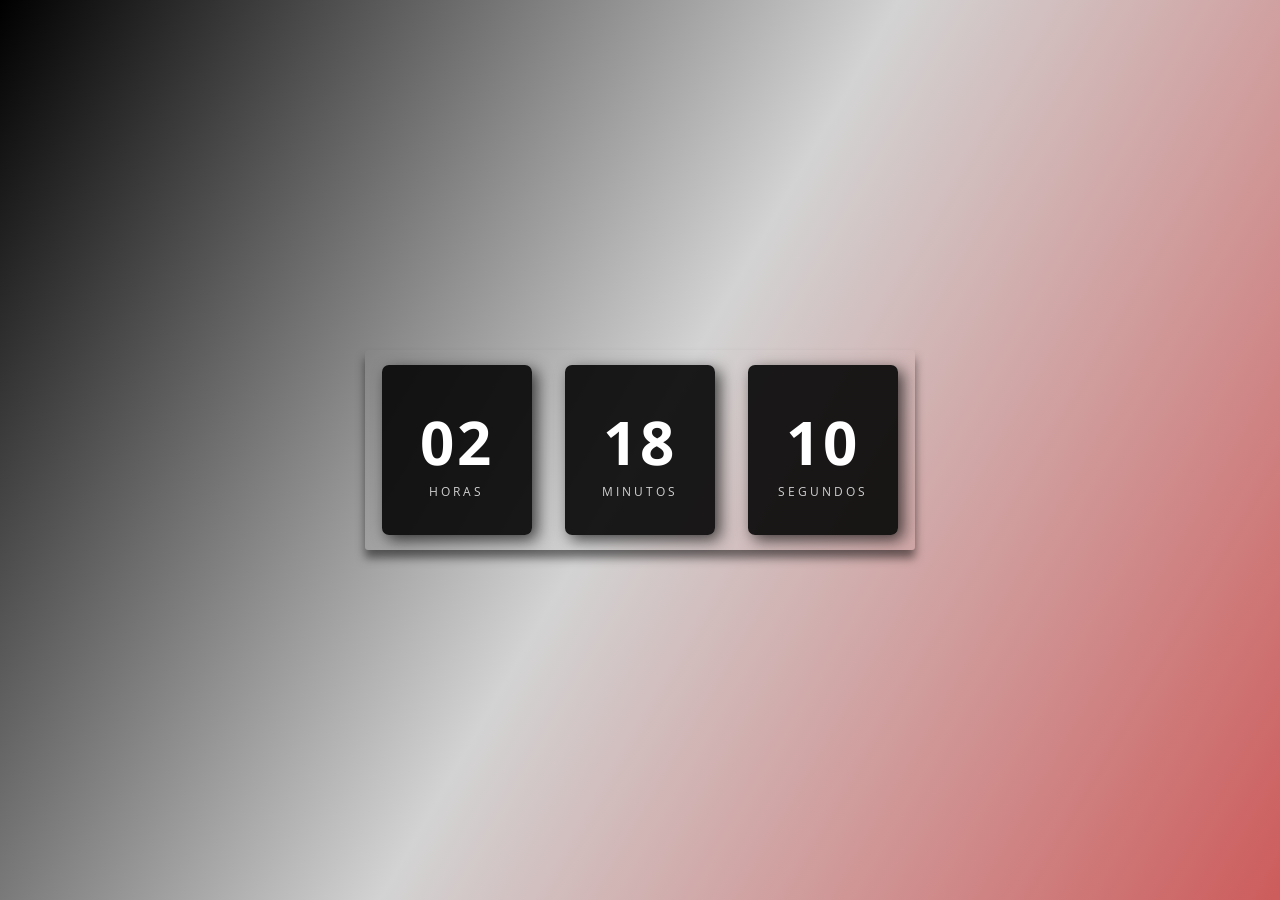
<file: index.html>
<!DOCTYPE html>
<html lang="pt-br">
<head>
    <meta charset="UTF-8">
    <meta name="viewport" content="width=device-width, initial-scale=1.0">
    <title>Relogio Digital</title>
    <link rel="icon" type="image/x-icon" href="imagem.pngf">
    <link rel="stylesheet" href="css/style.css">
</head>
<body>
    <div class="clock">
    <div>
        <span id="hours" class="time">00</span>
        <span>Horas</span>
    </div>

    <div>
        <span id="minutes" class="time">00</span>
        <span>Minutos</span>
    </div>

    <div>
        <span id="seconds" class="time">00</span>
        <span>Segundos</span>
    </div>
</div>

<script src="script.js"></script>

    
</body>
</html>
</file>
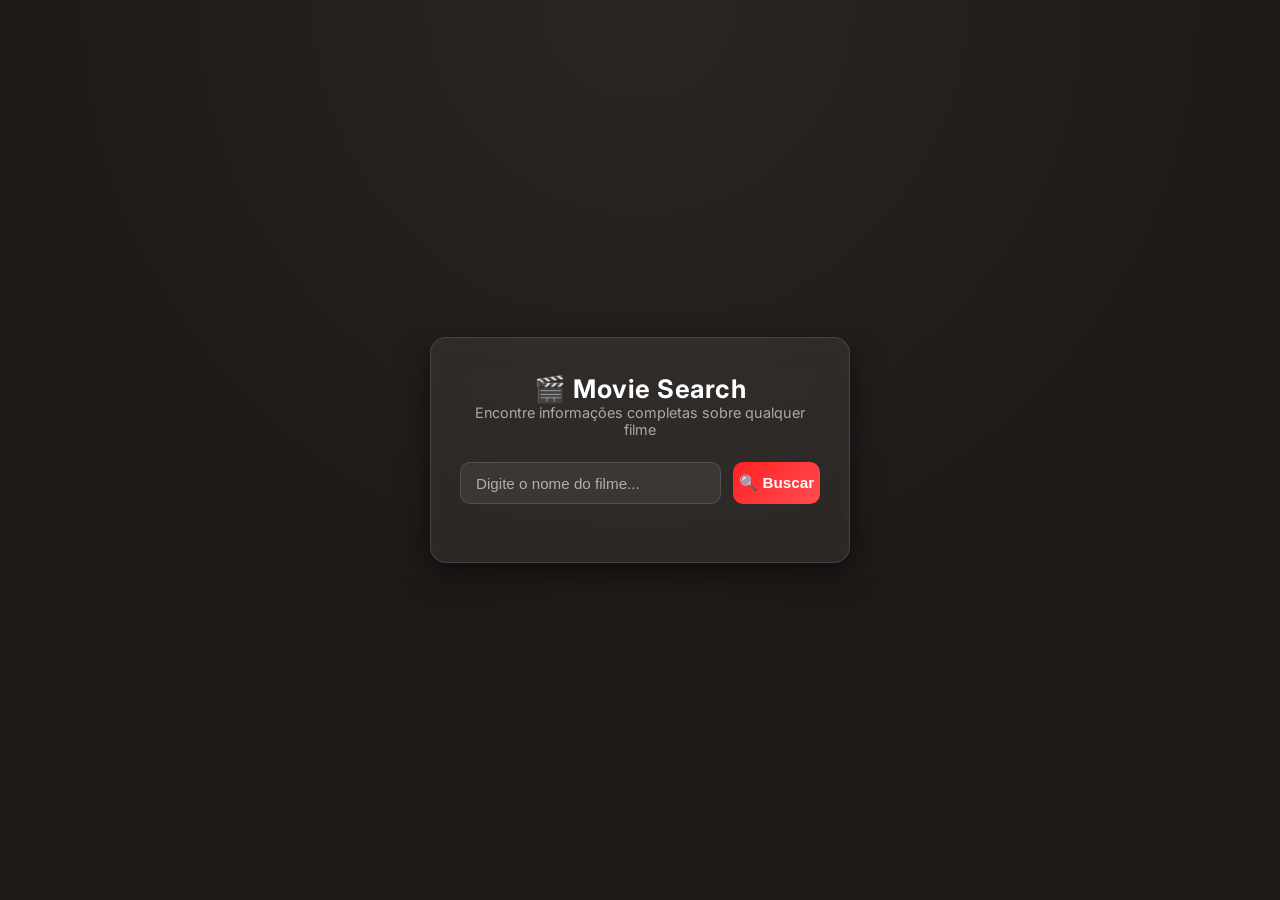
<file: APP de filme/index.html>
<!DOCTYPE html>
<html lang="pt-BR">
<head>
    <meta charset="UTF-8">
    <meta name="viewport" content="width=device-width, initial-scale=1.0">

    <!-- SEO básico -->
    <meta name="description" content="Aplicativo de busca de filmes usando API OMDb">
    
    <title>Busca de Filmes 🎬</title>

    <!-- CSS -->
    <link rel="stylesheet" href="style.css">

    <!-- Fonte -->
    <link rel="preconnect" href="https://fonts.googleapis.com">
</head>

<body>

    <main class="container">
        
        <!-- Título -->
        <header class="header">
            <h1>🎬 Movie Search</h1>
            <p>Encontre informações completas sobre qualquer filme</p>
        </header>

        <!-- Busca -->
        <section class="search-container">
            <input 
                type="text" 
                id="movie-name" 
                placeholder="Digite o nome do filme..."
                autocomplete="off"
            >

            <button id="search-btn">
                🔍 Buscar
            </button>
        </section>

        <!-- Resultado -->
        <section id="result" class="result">
            <h3 class="msg">Pesquise por um filme 👆</h3>
        </section>

    </main>

    <!-- Scripts -->
    <script src="key.js"></script>
    <script src="index.js"></script>

</body>
</html>
</file>
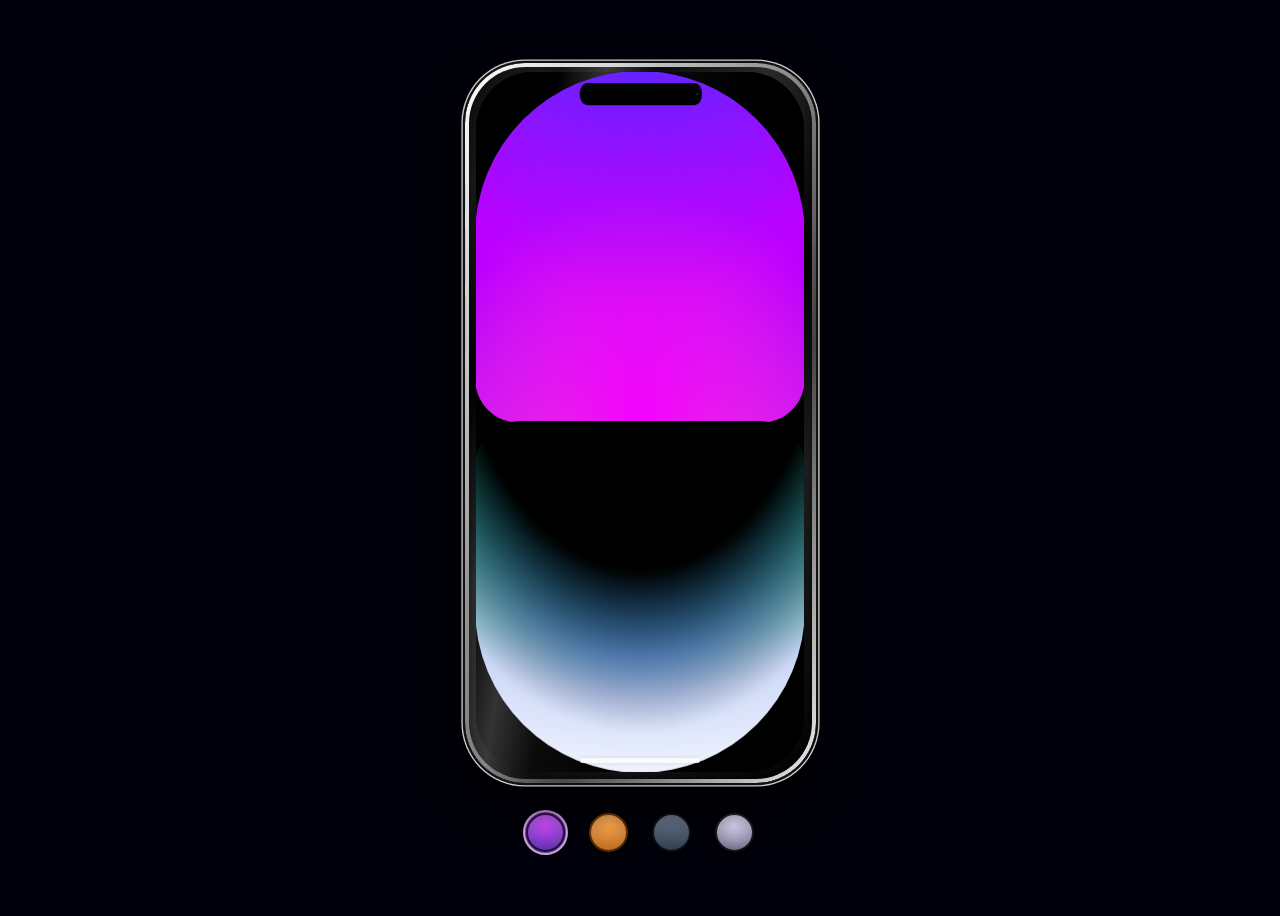
<file: Dynamic Island/index.html>
<!DOCTYPE html>
<html lang="en">
<head>
    <meta charset="UTF-8">
    <meta name="viewport" content="width=device-width, initial-scale=1.0">
    <link rel="stylesheet" href="style.css">
    <title>Dynamic Island</title>
</head>
<body>
    <input type="radio" name="theme" id="deep-purple" checked>
    <input type="radio" name="theme" id="gold">
    <input type="radio" name="theme" id="space-black">
    <input type="radio" name="theme" id="silver">

    <div class="phone">
        

        <div class="screen-container">
            <div class="bg">
                <div class="deep-purple">
                    <div class="section"><div class="glow"></div></div>
                    <div class="section"><div class="glow"></div></div>
                </div>
                <div class="gold">
                    <div class="section"><div class="glow"></div></div>
                    <div class="section"><div class="glow"></div></div>
                </div>
                <div class="space-black">
                    <div class="section"><div class="glow"></div></div>
                    <div class="section"><div class="glow"></div></div>
                </div>
                <div class="silver">
                    <div class="section"><div class="glow"></div></div>
                    <div class="section"><div class="glow"></div></div>
                </div>
            </div>

            <div class="notch-container" tabindex="0">
                <div class="notch">
                    <div class="content">
                        <div class="left">
                            <div class="title"></div>
                            <div class="text"></div>
                        </div>
                        <div class="right"></div>
                        <div class="bar">
                            <div class="duration"></div>
                        </div>
                    </div>
                </div>
            </div>
            <div class="notch-blur"></div>

        </div>

        <div class="camera"></div>

        <div class="buttons">
            <div class="left">
                <div class="button"></div>
                <div class="button"></div>
                <div class="button"></div>
            </div>
            <div class="right">
                <div class="button"></div>
            </div>
        </div>

    </div>

    <div class="pallette">
        <label for="deep-purple" class="swatch"></label>
        <label for="gold" class="swatch"></label>
        <label for="space-black" class="swatch"></label>
        <label for="silver" class="swatch"></label>
    </div>
</body>
</html>
</file>
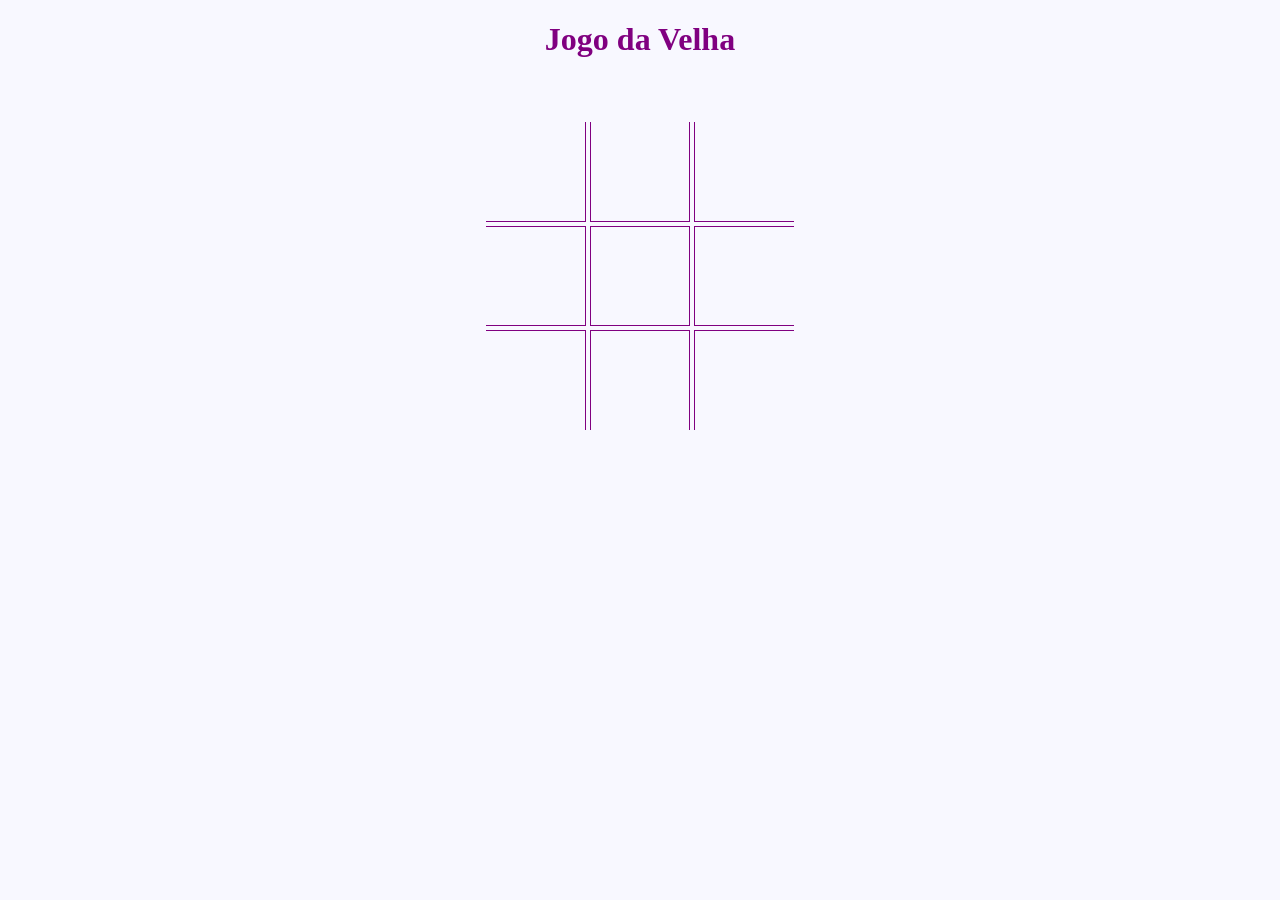
<file: Jogo da Velha/index.html>
<!DOCTYPE html>
<html lang="en">

<head>
    <meta charset="UTF-8">
    <meta http-equiv="X-UA-Compatible" content="IE=edge">
    <meta name="viewport" content="width=device-width, initial-scale=1.0">
    <link rel="stylesheet" href="style.css">
    <title>Jogo da Velha</title>
</head>

<body>
    <h1>Jogo da Velha</h1>
    <div id="container">
        <div class="block">
            <div id="box1" class="box top left">
                <span data-player="none" onclick="play(this)">&nbsp;</span>
            </div>
            <div id="box2" class="box top">
                <span data-player="none" onclick="play(this)">&nbsp;</span>
            </div>
            <div id="box3" class="box top right">
                <span data-player="none" onclick="play(this)">&nbsp;</span>
            </div>
        </div>
        <div class="block">
            <div id="box4" class="box left">
                <span data-player="none" onclick="play(this)">&nbsp;</span>
            </div>
            <div id="box5" class="box">
                <span data-player="none" onclick="play(this)">&nbsp;</span>
            </div>
            <div id="box6" class="box right">
                <span data-player="none" onclick="play(this)">&nbsp;</span>
            </div>
        </div>
        <div class="block">
            <div id="box7" class="box bottom left">
                <span data-player="none" onclick="play(this)">&nbsp;</span>
            </div>
            <div id="box8" class="box bottom">
                <span data-player="none" onclick="play(this)">&nbsp;</span>
            </div>
            <div id="box9" class="box bottom right">
                <span data-player="none" onclick="play(this)">&nbsp;</span>
            </div>
        </div>
    </div>

    <script src="index.js"></script>
</body>

</html>
</file>
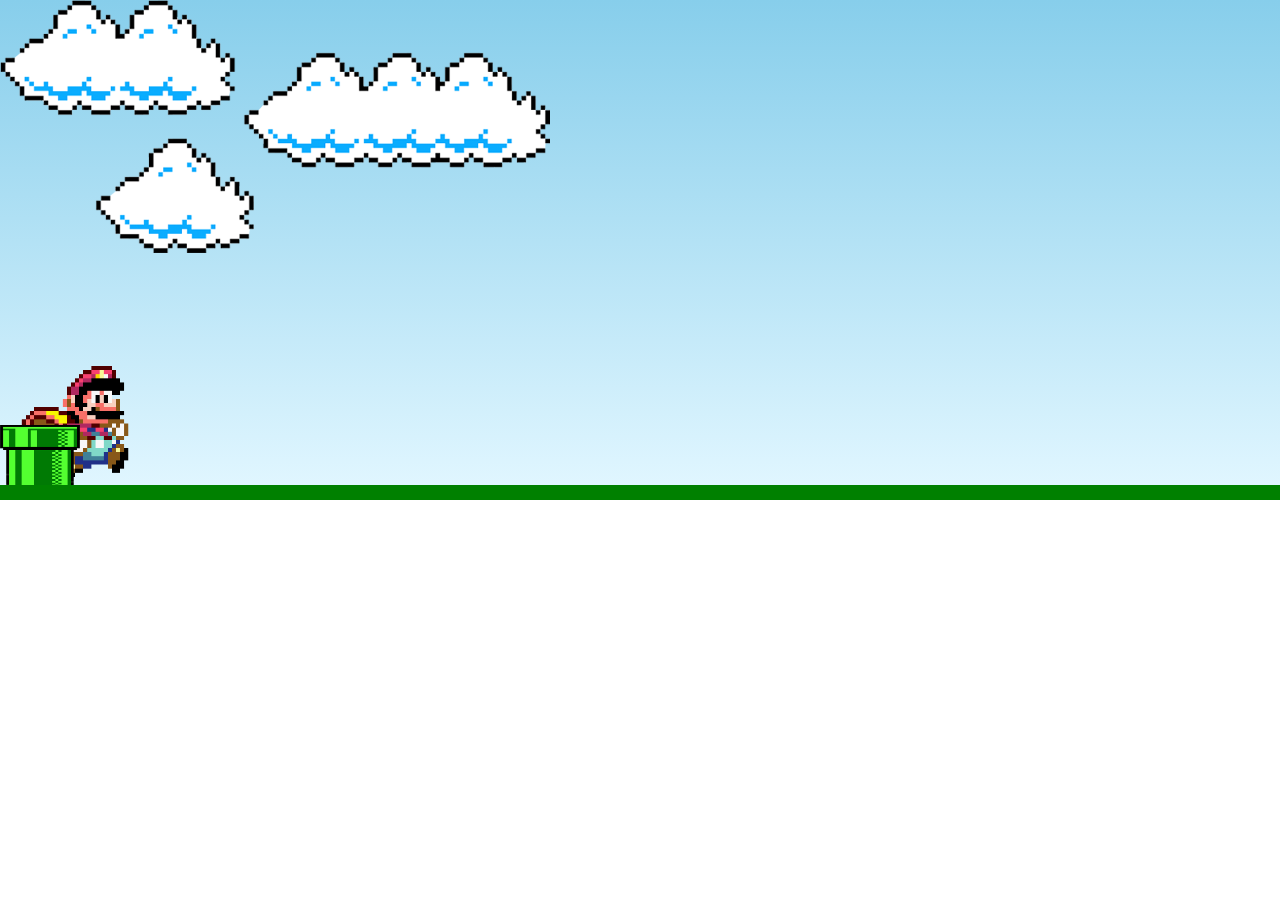
<file: Jogo do Mario/index.html>
<!DOCTYPE html>
<html lang="pt-br">
<head>
    <meta charset="UTF-8">
    <meta name="viewport" content="width=device-width, initial-scale=1.0">
   <link rel="icon" type="image/x-icon" href="src/Super-Mario-logo.png">
    <link rel="stylesheet" href="./css/style.css">
    <script src="js/script.js" defer></script>
    <title>Mario Jump</title>
</head>
<body>
    <div class="game-board">
        <img src="./src/clouds.png" class="clouds">
        <img src="./src/mario.gif" class="mario">
        <img src="./src/pipe.png" height="60" class="pipe">
        
    </div>
</body>
</html>
</file>
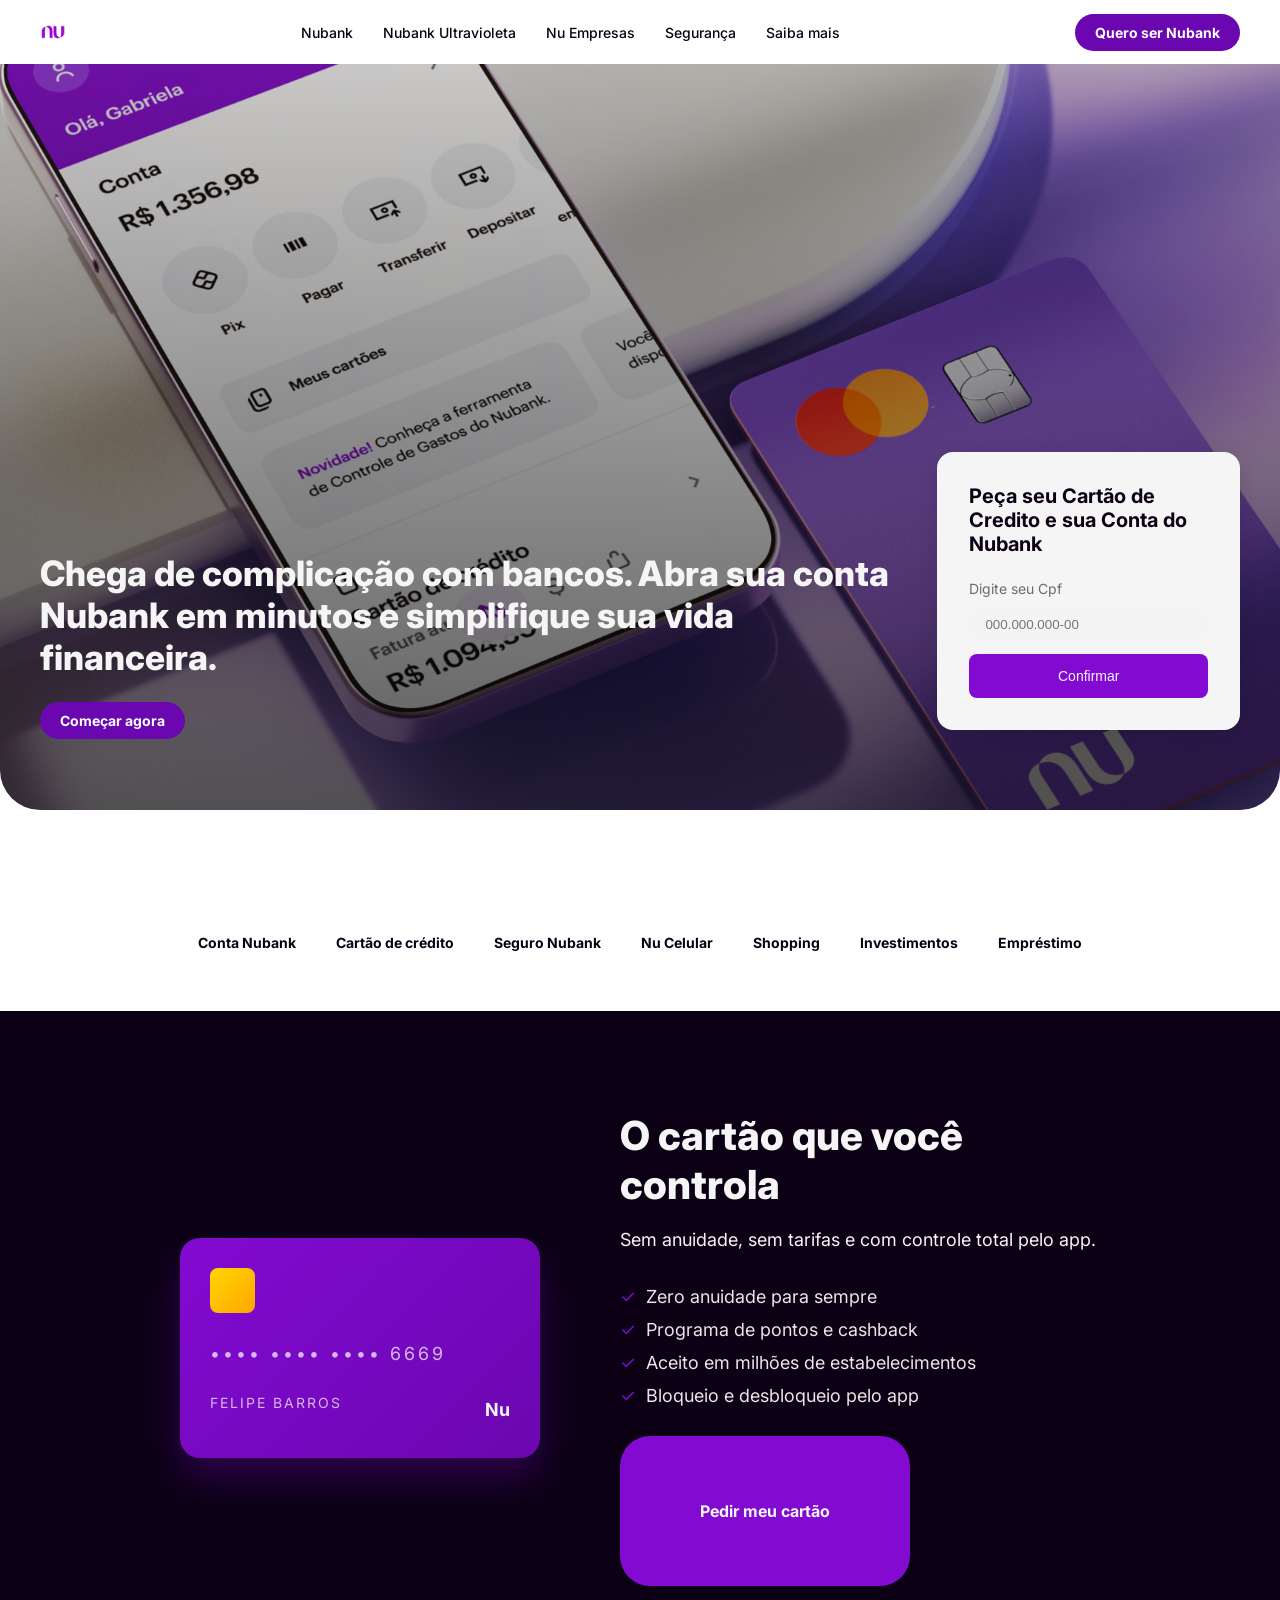
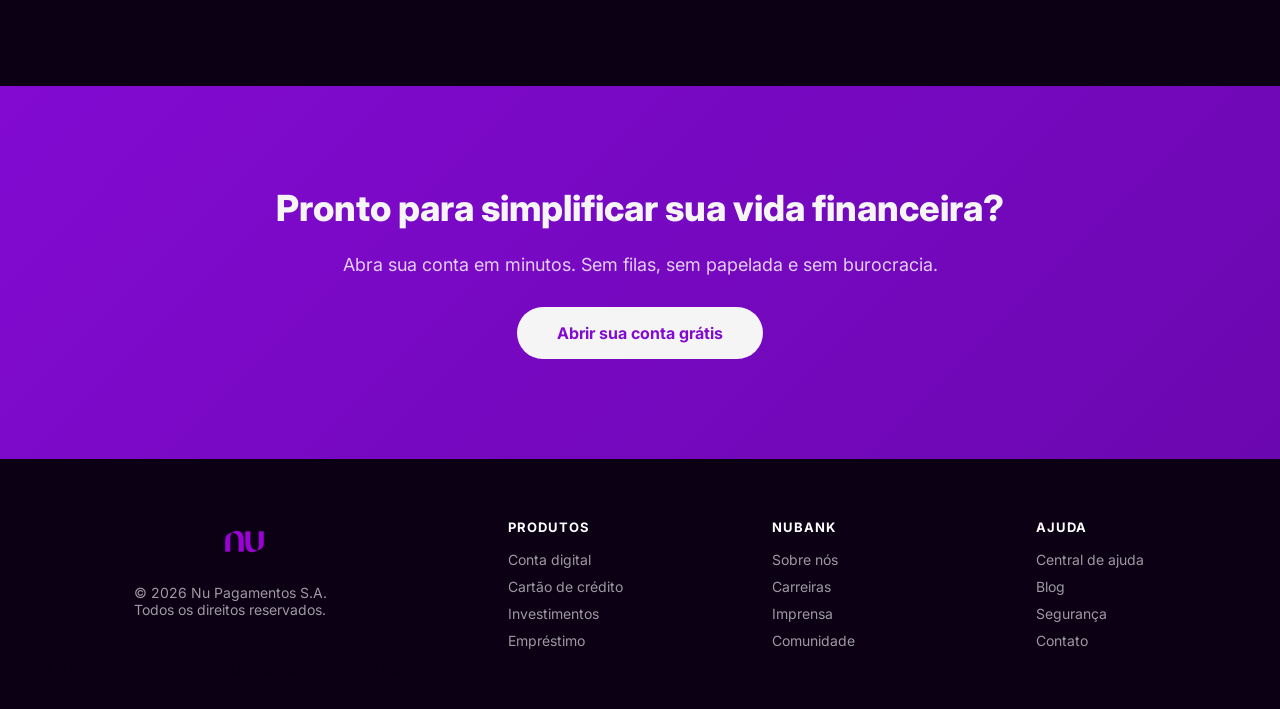
<file: site nubank/index.html>
<!doctype html>
<html lang="pt-BR">
  <head>
    <meta charset="UTF-8" />
    <meta name="viewport" content="width=device-width, initial-scale=1.0" />
    <link rel="icon" type="image/x-icon" href="./img/logo.png">
    <title>Nubank</title>
    <link rel="stylesheet" href="./css/style.css" />
  </head>

  <body>
    <header>
      <img src="./img/logo.png" alt="Logo do Nubank" class="logo-img" />

      <nav>
        <a href="#">Nubank</a>
        <a href="#">Nubank Ultravioleta</a>
        <a href="#">Nu Empresas</a>
        <a href="#">Segurança</a>
        <a href="#">Saiba mais</a>
      </nav>

      <a href="#" class="btn-header">Quero ser Nubank</a>
    </header>

    <section class="hero">
      <div class="hero-content">
        <div class="hero-text">
          <h1>Chega de complicação com bancos. Abra sua conta Nubank em minutos e simplifique sua vida financeira.</h1>
          <a class="btn-header" href="#">Começar agora</a>
        </div>
        <div class="hero-card">
          <h3>Peça seu Cartão de Credito e sua Conta do Nubank</h3>
          <label>Digite seu Cpf</label>
          <input type="text" placeholder="000.000.000-00" />
          <button class="btn-confirm">Confirmar</button>
        </div>
      </div>
    </section>

    <main>
      <section class="menu-secundario">
        <a href="#">Conta Nubank</a>
        <a href="#">Cartão de crédito</a>
        <a href="#">Seguro Nubank</a>
        <a href="#">Nu Celular</a>
        <a href="#">Shopping</a>
        <a href="#">Investimentos</a>
        <a href="#">Empréstimo</a>
      </section>

      <section class="card-section">
        <div class="credit-card">
          <div class="card-chip"></div>

          <p class="card-number">•••• •••• •••• 6669</p>

          <div class="card-info">
            <span>Felipe Barros</span>
            <strong>Nu</strong>
          </div>
        </div>

        <div class="card-text">
          <h2>O cartão que você controla</h2>
          <p>Sem anuidade, sem tarifas e com controle total pelo app.</p>

          <ul>
            <li>Zero anuidade para sempre</li>
            <li>Programa de pontos e cashback</li>
            <li>Aceito em milhões de estabelecimentos</li>
            <li>Bloqueio e desbloqueio pelo app</li>
          </ul>

          <a class="btn-purple" href="#">Pedir meu cartão</a>
        </div>
      </section>

      <section class="cta">
        <h2>Pronto para simplificar sua vida financeira?</h2>
        <p>
          Abra sua conta em minutos. Sem filas, sem papelada e sem burocracia.
        </p>

        <a href="#" class="btn-cta">Abrir sua conta grátis</a>
      </section>
    </main>

   
    <footer class="footer">
  <div class="footer-top">

    <div class="footer-first-child">
      <img src="./img/logo.png" alt="Logo do Nubank" class="footer-logo" />
      <p>© 2026 Nu Pagamentos S.A. Todos os direitos reservados.</p>
    </div>

    <div class="footer-links">
      <h4>Produtos</h4>
      <a href="#">Conta digital</a>
      <a href="#">Cartão de crédito</a>
      <a href="#">Investimentos</a>
      <a href="#">Empréstimo</a>
    </div>

    <div class="footer-links">
      <h4>Nubank</h4>
      <a href="#">Sobre nós</a>
      <a href="#">Carreiras</a>
      <a href="#">Imprensa</a>
      <a href="#">Comunidade</a>
    </div>

    <div class="footer-links">
      <h4>Ajuda</h4>
      <a href="#">Central de ajuda</a>
      <a href="#">Blog</a>
      <a href="#">Segurança</a>
      <a href="#">Contato</a>
    </div>

  </div>

  <p class="footer-bottom">
    © 2026 Nubank - DevClub. Todos os direitos reservados.
  </p>
</footer>
  </body>
</html>
</file>
<file: css/style.css>
@import url('https://fonts.googleapis.com/css2?family=Open+Sans:ital,wght@0,300..800;1,300..800&display=swap');

*{
    margin: 0;
    padding: 0;
    font-family: 'Open Sans', sans-serif;
}

body{
    height: 100vh;
    background: linear-gradient(120deg, #000, #D3d3d3, #CD5C5C);
    display: flex;
    align-items: center;
    justify-content: center;   
}

.clock{
    display: flex;
    align-items: center;
    justify-content: space-around;
    height: 200px;
    width: 550px;
    background: transparent;
    border-radius: 3px;
    box-shadow: 0px 8px 10px rgba(0, 0 , 0, .5);
}

.clock div{
    height: 170px;
    width: 150px;
    display: flex;
    flex-direction: column;
    align-items: center;
    justify-content: center;
    color: white;
    background: rgb(5,5, 5, 0.9);
    box-shadow: 5px 5px 15px rgb(5,5, 5, 0.7);
    border-radius: 7px;
    letter-spacing: 3px;   
     font-family: 'Open Sans', sans-serif;
    text-transform: uppercase;
}

.clock span.time{
    font-size: 60px;
    font-weight: bold;
}

.clock span:last-child{
    font-size: 12px;
    opacity: 0.8;
}
</file>
<file: APP de filme/style.css>
@import url('https://fonts.googleapis.com/css2?family=Inter:wght@400;500;600;700&display=swap');

/* RESET */
*{
    margin: 0;
    padding: 0;
    box-sizing: border-box;
}

/* VARIÁVEIS (padrão profissional) */
:root{
    --bg-dark: #1c1917;
    --primary: #ff2223;
    --primary-light: #ff4d4f;
    --text: #ffffff;
    --text-soft: rgba(255,255,255,0.6);
    --glass: rgba(255,255,255,0.06);
    --border: rgba(255,255,255,0.12);
}

/* BODY */
body{
    height: 100vh;
    display: flex;
    align-items: center;
    justify-content: center;

    font-family: 'Inter', sans-serif;
    color: var(--text);

    background: radial-gradient(circle at top, #2a2623, var(--bg-dark) 60%),
                linear-gradient(135deg, var(--bg-dark), var(--primary));
}

/* CONTAINER */
.container{
    width: 90%;
    max-width: 420px;
    padding: 2.2em 1.8em;

    background: var(--glass);
    backdrop-filter: blur(16px);

    border-radius: 16px;
    border: 1px solid var(--border);

    box-shadow: 
        0 10px 30px rgba(0,0,0,0.5),
        inset 0 0 20px rgba(255,255,255,0.03);

    animation: fadeIn 0.5s ease;
}

/* HEADER (se usar o HTML que te mandei) */
.header{
    text-align: center;
    margin-bottom: 1.5em;
}

.header h1{
    font-size: 1.6em;
    font-weight: 700;
    letter-spacing: 0.5px;
}

.header p{
    font-size: 0.9em;
    color: var(--text-soft);
}

/* SEARCH */
.search-container{
    display: grid;
    grid-template-columns: 3fr 1fr;
    gap: 0.8em;
}

/* INPUT + BUTTON BASE */
.search-container input,
.search-container button{
    font-size: 0.95em;
    border-radius: 10px;
    transition: all 0.25s ease;
}

/* INPUT */
.search-container input{
    background: rgba(255,255,255,0.07);
    border: 1px solid var(--border);

    color: var(--text);
    padding: 0.75em 1em;
}

.search-container input::placeholder{
    color: var(--text-soft);
}

.search-container input:focus{
    border-color: var(--primary);
    box-shadow: 0 0 0 2px rgba(255,34,35,0.2);
    outline: none;
}

/* BUTTON */
.search-container button{
    background: linear-gradient(135deg, var(--primary), var(--primary-light));
    border: none;
    font-weight: 600;
    color: white;

    cursor: pointer;
}

/* MICROINTERAÇÕES (nível premium) */
.search-container button:hover{
    transform: translateY(-2px);
    box-shadow: 0 8px 20px rgba(255,34,35,0.4);
}

.search-container button:active{
    transform: scale(0.96);
}

.search-container button:focus{
    outline: 2px solid rgba(255,255,255,0.2);
}

/* RESULT */
.result{
    margin-top: 1.5em;
    font-size: 0.95em;
}

.msg{
    text-align: center;
    color: var(--text-soft);
}

/* SCROLL BONITO */
.result::-webkit-scrollbar{
    width: 6px;
}

.result::-webkit-scrollbar-thumb{
    background: var(--primary);
    border-radius: 10px;
}

/* ANIMAÇÃO */
@keyframes fadeIn{
    from{
        opacity: 0;
        transform: translateY(15px) scale(0.98);
    }
    to{
        opacity: 1;
        transform: translateY(0) scale(1);
    }
}
</file>
<file: Dynamic Island/style.css>
@charset "UTF-8";
@import url('https://fonts.googleapis.com/css2?family=Arimo:ital,wght@0,400..700;1,400..700&family=Inter:ital,opsz,wght@0,14..32,100..900;1,14..32,100..900&display=swap');


:root {
    --size: max(5px, 1vmin);
    --height: 80em;
    --pad: 1.25em;
    --border-radius: 6.666em;
    --gutter: calc(var(--pad) * 2);
    --button-width: 0.333em;
    --notch-height: 3.33em;
    --notch-width: 33.3%;
    --notch-radius: calc(var(--border-radius) - calc(var(--pad) * 2));
    --notch-duration: 0.333s;
    --ease: cubic-bezier(.666, 0, .4, 1);
    --ease-spring: cubic-bezier(.666, 0, .4, 1.2);
    --ease-out: cubic-bezier(.15, 0, .333, 1);
    --border-width: 0.4em;
    --deep-purple: 284;
    --gold: 30;
    --space-black: 215;
    --silver: 254;
    --c-h: var(--deep-purple);
    --c-s: 100%;
    --c-l: 50%;
    
}

@-webkit-keyframes appear {
    to {
        transform: scale3d(1, 1, 1);
        opacity: 1;
    }
}

@keyframes appear {
    to {
        transform: scale3d(1, 1, 1);
        opacity: 1;
    }
}

body {
    background: #00000a;
    display: flex;
    flex-direction: column;
    gap: 3em;
    align-items: center;
    justify-content: center;
    min-height: 100vh;
    font-family: 'Inter', sans-serif;
    font-size: var(--size);
}

.phone {
    position: relative;
    z-index: 1;
    aspect-ratio: 37 / 76;
    height: var(--height);

    border-radius: var(--border-radius);

    /* 🔥 METAL POLIDO */
    background:
        linear-gradient(120deg,
            #0a0a0a 0%,
            #1a1a1a 10%,
            #000 25%,
            #2a2a2a 40%,
            #000 60%,
            #1f1f1f 75%,
            #000 100%
        );

    /* 🔥 PROFUNDIDADE REAL */
    box-shadow:
        0 0 0 0.25em #111,
        0 0 0 var(--border-width) #ccc,

        inset 0 0.2em 0.5em rgba(255,255,255,0.08),
        inset 0 -1em 1.5em rgba(0,0,0,0.9),

        0 2em 4em rgba(0,0,0,0.9);

    overflow: hidden;

    transform: scale(1.05);
    animation: appear 0.8s var(--ease-out) forwards;
}

/* brilho lateral corrigido */
.phone::before {
    content: "";
    position: absolute;

    inset: 0;
    border-radius: inherit;

    padding: var(--border-width);

    background: linear-gradient(
        120deg,
        #fff,
        #aaa,
        #444,
        #eee
    );

    -webkit-mask:
        linear-gradient(#000 0 0) content-box,
        linear-gradient(#000 0 0);

    -webkit-mask-composite: xor;
    mask-composite: exclude;

    pointer-events: none;
}

.phone::after {
    content: "";
    position: absolute;
    inset: 0;
    border-radius: inherit;

    background:
        linear-gradient(
            100deg,
            transparent 20%,
            rgba(255,255,255,0.25) 30%,
            rgba(255,255,255,0.05) 40%,
            transparent 60%
        );

    mix-blend-mode: screen;
    opacity: 0.8;
    pointer-events: none;
}

.bg .section {
    margin: -1px;
}

.buttons {
    position: absolute;
    top: 0;
    left: 0;
    right: 0;
    bottom: 0;

    pointer-events: none;
}

.buttons .left,
.buttons .right {
    position: absolute;
    width: var(--button-width);
    display: flex;
    flex-direction: column;
    gap: 1.5em;
}

/* LADO ESQUERDO */
.buttons .left {
    right: 100%;
    top: calc(var(--border-radius) * 2);
}

/* botão menor (volume/silencioso) */
.buttons .left .button:first-child {
    height: 3em;
    margin-bottom: 0.5em;
}

/* LADO DIREITO */
.buttons .right {
    left: 100%;
    top: calc(var(--border-radius) * 3);
    transform: scaleX(-1);
}

/* botão power */
.buttons .right .button {
    height: 9.5em;
}

.buttons .button {
    height: 6em;

    background:
        linear-gradient(
            to right,
            hsl(var(--c-h), 20%, 75%),
            hsl(var(--c-h), 20%, 95%),
            hsl(var(--c-h), 20%, 70%)
        );

    box-shadow:
       
        inset 0 0.3em 0.3em rgba(255,255,255,0.3),

       
        inset 0 -0.3em 0.4em rgba(0,0,0,0.6),

        
        inset -0.2em 0 0.2em rgba(0,0,0,0.7),

       
        0 0.2em 0.4em rgba(0,0,0,0.6);

    border-top-left-radius: 0.35em;
    border-bottom-left-radius: 0.35em;

    transition: all 0.15s ease;
}

.buttons .button:active {
    transform: scaleY(0.92);
    filter: brightness(0.85);
}


.screen-container {
    position: absolute;
    inset: var(--pad);
    border-radius: calc(var(--border-radius) - var(--pad));
    overflow: hidden;
    top: calc(var(--pad) * 0.8);
    align-items: flex-start;
    border-radius: calc(var(--border-radius) - 0.3em);
    overflow: hidden;

    display: flex;
    flex-direction: column;
    align-items: center;

    background: black;

    
    box-shadow:
        inset 0 0 1em rgba(255,255,255,0.04),
        inset 0 -0.5em 1em rgba(0,0,0,0.6);
}


.screen-container::before {
    content: "";
    position: absolute;
    z-index: 2;
    background: rgba(255, 255, 255, 0.82);
    width: 36.6%;
    bottom: calc(var(--pad) * 0.75);
    height: calc(var(--pad) * 0.5);
    border-radius: calc(var(--pad) * 0.25);
    filter: drop-shadow(0 0.1em 0.25em rgba(0, 0, 0, 0.1));
}


.bg {
    position: absolute;
    inset: 0;
    background: black;
    border-radius: calc(var(--border-radius) - var(--pad));
    overflow: hidden;
}

.bg > * {
    position: absolute;
    inset: 0;
    display: flex;
    flex-direction: column;
    opacity: 0;
    transition: opacity 1s var(--ease-out) 0.5s;
}

.bg .section {
    --g-h: var(--c-h);
    --g-s: var(--c-s);
    --g-l: var(--c-l);
    flex-grow: 1;
    position: relative;
    overflow: hidden;
    border-radius: calc(var(--border-radius) - var(--pad));
    border-top-left-radius: 20em;
    border-top-right-radius: 20em;
    margin: -1px;
}

.bg .section::before {
    content: "";
    position: absolute;
    inset: 0;
    border-radius: inherit;

    background:
        radial-gradient(120% 140% at 50% -20%, hsl(calc(var(--g-h) - 40), 100%, 60%) 0%, transparent 60%),
        radial-gradient(120% 140% at 50% 120%, hsl(calc(var(--g-h) + 40), 100%, 70%) 0%, transparent 60%),
        hsl(var(--g-h), var(--g-s), var(--g-l));

    transform: scale3d(1.05, 1.1, 1);
    transform-origin: center;

    filter: blur(0.3em);
    transition: transform 1s var(--ease-out);
}

.bg .section .glow {
    position: absolute;
    inset: 0;
    border-radius: inherit;
    mix-blend-mode: overlay;
    z-index: 1;
    background: radial-gradient(80% 150% at 50% 100%, hsl(var(--g-h), 100%, var(--g-l)), transparent 70%);
}


.bg .section:last-of-type {
    --g-h: calc(var(--c-h) - var(--g-hue-adjust, 0));
    --g-s: calc(var(--c-s) - 25%);
    --g-l: calc(var(--c-l) + 20%);
    transform: scale3d(1, -1, 1) translateZ(1px);
    transform: scaleY(-1);
}

.bg .section:last-of-type::before {
    background:
        radial-gradient(85% 125% at 50% 140%, black 66.6%, transparent),
        radial-gradient(120% 120% at 50% 145%, hsl(calc(var(--g-h) - var(--g-hue-adjust-2, var(--g-hue-adjust, 0))), 100%, 50%) 50%, transparent),
        radial-gradient(150% 100% at 50% 95%, transparent 15%, hsl(calc(var(--g-h) + 5), 100%, var(--g-lightness, 100%)));
    background-color: hsl(var(--g-h), var(--g-s), var(--g-l));
}


.buttons {
    position: absolute;
    top: 0;
    left: 0;
    right: 0;
    bottom: 0;
    pointer-events: none;
}

.buttons .left,
.buttons .right {
    position: absolute;
    width: var(--button-width);
    display: flex;
    flex-direction: column;
    gap: 1.5em;
}


.buttons .left {
    right: 100%;
    top: calc(var(--border-radius) * 2);
}


.buttons .left .button:first-child {
    height: 3em;
    margin-bottom: 0.5em;
}


.buttons .right {
    left: 100%;
    top: calc(var(--border-radius) * 3);
    transform: scaleX(-1);
}


.buttons .right .button {
    height: 9.5em;
}

.buttons .button {
    height: 6em;
    width: 0.35em;

    
    background: linear-gradient(
        to right,
        hsl(var(--c-h), 15%, 70%) 0%,
        hsl(var(--c-h), 15%, 90%) 20%,
        hsl(var(--c-h), 15%, 60%) 50%,
        hsl(var(--c-h), 15%, 95%) 80%,
        hsl(var(--c-h), 15%, 65%) 100%
    );

    border-top-left-radius: 0.4em;
    border-bottom-left-radius: 0.4em;

    
    box-shadow:
       
        -0.1em 0.15em 0.25em rgba(0,0,0,0.7),

        
        inset 0.08em 0 0.1em rgba(255,255,255,0.6),

        
        inset -0.2em 0 0.2em rgba(0,0,0,0.6),

        
        inset 0 0.25em 0.2em rgba(255,255,255,0.25),

        
        inset 0 -0.25em 0.2em rgba(0,0,0,0.4);

    position: relative;

    transition: all 0.15s ease;
}

.buttons .button::before {
    content: "";
    position: absolute;
    inset: 0;

    border-radius: inherit;

    background: linear-gradient(
        to bottom,
        rgba(255,255,255,0.4),
        transparent 30%,
        transparent 70%,
        rgba(0,0,0,0.4)
    );

    opacity: 0.6;
    pointer-events: none;
}

.notch-container {
    position: absolute;
    z-index: 3;
    top: var(--pad);
    right: var(--pad);
    left: var(--pad);
    display: flex;
    justify-content: center;
    height: 100%;
    max-height: var(--notch-radius);
    pointer-events: none;
    outline: none;
    transition: var(--notch-duration) var(--ease);
    transition-property: max-height, max-width, filter, transform;
    will-change: max-width, max-height, filter;
}

.notch::before {
    content: "";
    position: absolute;
    inset: 0;

    border-radius: inherit;

    background: linear-gradient(
        to bottom,
        rgba(255,255,255,0.08),
        transparent 40%
    );

    opacity: 0.4;
}

.notch::after {
    content: "";
    position: absolute;

    right: 1em;
    top: 50%;
    transform: translateY(-50%);

    width: 0.35em;
    height: 0.35em;

    background: radial-gradient(circle at 30% 30%, #666, #000);

    border-radius: 20%;
}

.buttons .button:active {
    transform: translateX(0.05em) scaleY(0.96);
    filter: brightness(0.9);
}

.notch-container:hover,
.notch-container:focus-within {
    --shadow-opacity: 0.7;
    transition-timing-function: var(--ease-spring);

    
    max-height: calc(var(--notch-radius) * 2.5);
}

.notch-container:hover .content,
.notch-container:focus-within .content {
    --content-padding: 2.5em;
}

.notch-container:hover .content .text,
.notch-container:focus-within .content .text {
    opacity: 1;
}


.notch-container:hover .notch,
.notch-container:focus-within .notch {
    max-width: 100%;
    max-height: 100%;
    pointer-events: all;

    transform: scale3d(1, 1, 1);
}


.notch-container:hover ~ .notch-blur,
.notch-container:focus-within ~ .notch-blur {
    opacity: 1;
    max-height: calc(var(--notch-radius) * 4.5 + var(--pad));
}


.notch-container:focus-within {
    max-height: calc(var(--notch-radius) * 6);

    --bar-height: 1.4em;
    --bar-opacity: 1;
}


.notch-container:focus-within .left,
.notch-container:focus-within .right {
    max-height: calc(100% - var(--bar-height, 0%) - var(--content-gap));
}


.notch-container:focus-within ~ .notch-blur {
    max-height: calc(var(--notch-radius) * 7);
    opacity: 1;
}

.notch-blur {
    position: absolute;
    z-index: 2;
    top: calc(var(--pad) - 4px);
    right: calc(var(--pad) - 4px);
    left: calc(var(--pad) - 4px);
    height: 100%;
    max-height: calc(var(--notch-radius) * 1.5);
    -webkit-backdrop-filter: blur(0.2em);
    backdrop-filter: blur(0.2em);
    fill: blur(0.1em);
    -webkit-mask-image: linear-gradient(to bottom, black calc(100% - var(--notch-radius)), transparent);
    mask-image: linear-gradient(to bottom, black calc(100% - var(--notch-radius)), transparent);
    opacity: 0;
    transition: var(--notch-duration) ease-in-out;
    border-radius: calc(var(--border-radius) - var(--pad));
    transition: var(--notch-duration) var(--ease);
    transition-property: max-height, max-width, filter, transform;
    will-change: max-height, max-width, filter,
}


.notch {
    position: relative;
    background: black;
    border-radius: var(--notch-radius);
    pointer-events: all;
    overflow: hidden;
    color: white;
    display: flex;
    cursor: pointer;
    width: 100%;
    transform: inherit;
    transition-property: inherit ;
    will-change: inherit;
    filter: drop-shadow( 0 1em 2em hsla(0 0%/var(--shadow-opacity, 0 )));
    transform: scale3d(0.400, 0.6, 8);
    transform-origin: top;
}


.content {
    --content-padding: 1.75em;
    --duration-height: 0.5em;
    --content-gap: 1em;
    width: 100%;
    display: flex;
    flex-wrap: wrap;
    align-items: stretch;
    justify-content: stretch;
    padding: var(--content-padding);
    gap: var(--content-gap);
    font-size: 125%;
    transition-property: padding;
    will-change: padding;
}

.content .left,
.content .right {
    height: 100%;
    max-height: calc(100% - var(--bar-height, 0%));
    display: flex;
    align-items: center;
    gap: 1em;
}

.content,
.content .left,
.content .right,
.content .bar,
.content .text {
    transition: var(--notch-duration) var(--ease-out);
}

.content .left,
.content .right,
.content .bar {
    transition-property: max-height, opacity;
    will-change: max-height;
}

.content .left {
    flex-grow: 2;
}

.content .text {
    display: flex;
    flex-direction: column;
    gap: 0.333em;
    transition-property: opacity;
    opacity: var(--bar-opacity, 0);
}

.content .text::before {
    content: "Music Artistic Name";
    order: 1;
    text-transform: uppercase;
}

.content .text::after {
    order: 2;
    content: "Music Name";
    opacity: 0.5;
}

.content .right {
    flex-grow: 1;
}

.content .title {
    background: #1a1ab3;
    height: 100%;
    aspect-ratio: 1;
    border-radius: 33.3%;
    position: relative;
}

.content .title::before {
    content: "";
    position: absolute;
    inset: 0;
    border-radius: 50%;
    background: radial-gradient(50% 50% at 55% 40%, #131386, #cd1385 75%, transparent) center / 133.3% 133.3%;
    background-color: yellow;
    filter: blur(0.05em);
}

.content .bar {
    display: flex;
    align-items: center;
    gap: 1em;
    flex-basis: 100%;
    max-height: var(--bar-height, 0em);
    color: rgba(255, 255, 255, 0.5);
    opacity: var(--bar-opacity, 0);
}

.content .bar .duration {
    position: relative;
    height: var(--duration-height);
    background-color: rgba(255, 255, 255, 0.25);
    border-radius: calc(var(--duration-height) * 0.5);
    overflow: hidden;
    flex-grow: 1;
}

.content .bar .duration::before {
    content: "";
    height: 100%;
    background: white;
    width: 25%;
    position: absolute;
}

.content .bar::before {
    content: "1:20";
}

.content .bar::after {
    content: "-1:48";
}

.camera {
    display: flex;
    justify-content: center;
    align-items: center;
    height: var(--notch-height);
    aspect-ratio: 1;
    pointer-events: none;
    position: absolute;
    z-index: 4;
    top: calc(var(--pad) * 2);
    right: calc(50% - var(--notch-width) * 0.5);
    margin-right: calc(var(--pad) * 0.333);
}

.camera::before {
    content: "";
    height: 33.3%;
    aspect-ratio: 1;
    border-radius: 50%;
}

.pallette {
    display: flex;
    gap: 2em;
    margin-bottom: -0.25em;
}

input[type=radio] {
    display: none;
}

.swatch {
    --swatch-size: 5em;
    width: var(--swatch-size);
    height: var(--swatch-size);
    border-radius: 50%;
    position: relative;
    cursor: pointer;
    border: var(--border-width) solid black;
    box-sizing: border-box;
    transition: 0.333s var(--ease-out);
    transition-property: border-color, transform;
    background: radial-gradient(100% 100% at 50% 30%, var(--swatch-s1), var(--swatch-s2));
    opacity: 0;
    transform: translate3d(0, 20%, 0) scale3d(0.75, 0.75, 1);
    -webkit-animation: appear 0.333s var(--ease-out) forwards 0.75s;
    animation: appear 0.333s var(--ease-out) forwards 0.75s;
}

.swatch:nth-child(1) {
    transform-origin: 80% 200%;
}

.swatch:nth-child(2) {
    -webkit-animation-delay: 0.8s;
    animation-delay: 0.8s;
    transform-origin: 60% 200%;
}

.swatch:nth-child(3) {
    -webkit-animation-delay: 0.8s;
    animation-delay: 0.8s;
    transform-origin: 40% 200%;
}

.swatch:nth-child(4) {
    -webkit-animation-delay: 0.9s;
    animation-delay: 0.9s;
    transform-origin: 20% 200%;
}

.swatch::before {
    content: "";
    position: absolute;
    inset: -1px;
    border-radius: inherit;
    border: var(--border-width) solid black;
    background-image: radial-gradient(400% 300% at 50% 225%, transparent 20%, white);
}

.swatch[for=deep-purple] {
    --swatch-s1: hsl(var(--deep-purple), 100%, 50%);
    --swatch-s2: hsl(calc(var(--deep-purple) - 60), 100%, 20%);
}

.swatch[for=deep-purple]::before {
    opacity: 0.5;
}

.swatch[for=gold] {
    --swatch-s1: hsl(var(--gold), 100%, 50%);
    --swatch-s2: hsl(var(--gold), 100%, 25%);
}

.swatch[for=gold]::before {
    opacity: 0.5;
}

.swatch[for=space-black] {
    --swatch-s1: hsl(var(--space-black), 50%, 20%);
    --swatch-s2: hsl(var(--space-black), 50%, 10%);
}

.swatch[for=space-black]::before {
    opacity: 0.5;
}

.swatch[for=silver] {
    --swatch-s1: hsl(var(--silver), 50%, 80%);
    --swatch-s2: hsl(var(--silver), 50%, 10%);
}

.swatch[for=silver]::before {
    opacity: 0.75;
}

.deep-purple {
    --c-h: var(--deep-purple);
    --g-hue-adjust: 60;
}

.gold {
    --c-h: var(--gold);
    --g-hue-adjust-2: -100;
}

.space-black {
    --c-h: var(--space-black);
    --g-hue-adjust: 190;
    --g-hue-adjust-2: 145;
    --g-lightness: 95%;
}

.silver {
    --c-h: var(--silver);
    --c-s: 10%;
    --g-hue-adjust: 30;
    --g-lightness: 95%;
}

.silver .glow {
    opacity: 0.25;
}

#deep-purple:checked ~ .phone .bg .deep-purple {
    opacity: 1;
    z-index: 1;
    transition-delay: 0s;
}

#deep-purple:checked ~ .phone .bg .deep-purple .section::before {
    transition-delay: 0s;
    animation: pulse 1s infinite alternate-reverse;
}

#deep-purple:checked ~ .pallette label[for=deep-purple] {
    border-color: hsl(var(--deep-purple), 50%, 75%);
}

#gold:checked ~ .phone .bg .gold {
    opacity: 1;
    z-index: 1;
    transition-delay: 0s;
}

#gold:checked ~ .phone .bg .gold .section::before {
    transition-delay: 0s;
    transform: scale3d(1, 1, 1) translate3d(0, 0, 0);
    animation: pulse 1s infinite alternate-reverse;
}

#gold:checked ~ .pallette label[for=gold] {
    border-color: hsl(var(--gold), 50%, 75%);
}

#space-black:checked ~ .phone .bg .space-black {
    opacity: 1;
    z-index: 1;
    transition-delay: 0s;
}

#space-black:checked ~ .phone .bg .space-black .section::before {
    transition-delay: 0s;
    transform: scale3d(1, 1, 1) translate3d(0, 0, 0);
    animation: pulse 1s infinite alternate-reverse;
}

#space-black:checked ~ .pallette label[for=space-black] {
    border-color: hsl(var(--space-black), 50%, 75%);
}

#silver:checked ~ .phone .bg .silver {
    opacity: 1;
    z-index: 1;
    transition-delay: 0s;
}

#silver:checked ~ .phone .bg .silver .section::before {
    transition-delay: 0s;
    transform: scale3d(1, 1, 1) translate3d(0, 0, 0);
    animation: pulse 1s infinite alternate-reverse;
}

#silver:checked ~ .pallette label[for=silver] {
    border-color: hsl(var(--silver), 50%, 75%);
}

@keyframes pulse {
    from {
        transform: scale3d(1, 1, 1) translate3d(0, 0, 0);
    }
    to {
        transform: scale3d(2, 2, 2) translate3d(50px, 50px, 50px);
    }
}
</file>
<file: Jogo da Velha/style.css>
body{
    background: ghostwhite;
    color: purple;
    font-family: serif;
    text-align: center;
}

h1{
    font-size: 2rem;
}

#container{
    margin: 5% auto;
    border-radius: 5px;
    text-align: center;
}

.box{
    display: inline-block;
    border: 1px solid purple;
    width: 100px;
    height: 100px;
    text-align: center;
    box-sizing: border-box;
    padding: 0;
}

span{
    position: absolute;
    font-size: 75px;
    font-family: sans-serif;
    text-align: center;
    height: 75px;
    width: 75px;
    padding: 0;
    margin: 5px;
    margin-left: -35px;
}

.top{
    border-top: none;
}

.bottom{
    border-bottom: none;
}

.left{
    border-left: none;
}

.right{
    border-right: none;
}

.alert{
    height: 75px;
    width: 125px;
    display: inline-block;
    background: black;
    position: relative;
    z-index: 10;
    margin-top: -50%;
    border-radius: 20px;
    box-shadow: 0 0 75px 2px dimgray;
    animation: larger 0.5s;
    animation-fill-mode: forwards;
    box-sizing: content-box;
    padding: 30px;
    bottom: 50px;
    top: 0;
}

button{
    background: dimgray;
    border-radius: 2px;
    color: purple;
    border: none;
    outline: none;
}

button:focus{
    background: silver;
}

.activeBox{
    background: silver;
}

@keyframes larger{
    from{
        height: 75px;
        width: 125px;
    }

    to{
        height: 100px;
        width: 250px;
    }

}
</file>
<file: Jogo do Mario/css/style.css>
* {
    margin: 0;
    padding: 0;
    box-sizing: border-box;
}

.game-board {
    width: 100%;
    height: 500px;
    border-bottom: 15px solid green;
    margin: 0 auto;
    position: relative;
    overflow: hidden;
    background: linear-gradient(#87CEEB, #e0f6ff);
    
}

.pipe {
    position: absolute;
    bottom: 0;
    width: 80px;
    animation: pipe-animation 1.5s infinite linear;
}

.mario {
    width: 150px;
    position: absolute;
    bottom: 0;
}

.jump {
    animation: jump 500ms ease-out;
}

.clouds {
    position: absolute;
    width: 550px;
    animation: clouds-animation 6s infinite linear;
}

@keyframes pipe-animation {
    from { right: -80px; }
    to   { right: 100%;  }
}

@keyframes jump {
    0%   { bottom: 0;     }
    40%  { bottom: 180px; }
    50%  { bottom: 180px; }
    60%  { bottom: 180px; }
    100% { bottom: 0;     }
}

@keyframes clouds-animation {
    from { right: -550px; }
    to   { right: 100%;   }
}
</file>
<file: site nubank/css/style.css>
@import url('https://fonts.googleapis.com/css2?family=Arimo:ital,wght@0,400..700;1,400..700&family=Inter:ital,opsz,wght@0,14..32,100..900;1,14..32,100..900&family=Open+Sans:ital,wght@0,300..800;1,300..800&family=Roboto:ital,wght@0,100..900;1,100..900&display=swap');

* {
    margin: 0;
    padding: 0;
    box-sizing: border-box;
}

:root {
    --purple: #820ad1;
    --purple-dark: #6B07B0;
    --white: #f5f5f5;
    --dark: #0B0014;
    --gray-text: #6b6b6b;
}

body {
    font-family: 'Inter', sans-serif;
    color: var(--dark);
}

header {
    position: fixed;
    top: 0;
    width: 100%;
    height: 64px;
    display: flex;
    align-items: center;
    justify-content: space-between;
    padding: 0 40px;
    z-index: 999;
    background-color: white;
}

main {
    margin-top: 64px;
}

.logo-img {
    height: 26px;
}

header nav {
    display: flex;
    gap: 30px;
}

header nav a {
    color: var(--dark);
    text-decoration: none;
    font-size: 14px;
    font-weight: 500;
    transition: 0.3s;
}

header nav a:hover {
    color: var(--purple);
}

.btn-header {
    background-color: var(--purple-dark);
    color: white;
    padding: 10px 20px;
    border-radius: 30px;
    font-weight: 700;
    font-size: 14px;
    text-decoration: none;
}

.hero {
    min-height: 90vh;
    background: url('../img/Nubank-1.jpg') center 0 / cover no-repeat;
    padding: 30px 40px 80px;
    display: flex;
    align-items: flex-end;
    background-position: center -45%;
    overflow: hidden;
    position: relative;
    border-radius: 0 0 40px 40px;
}

.hero::before {
    content: '';
    position: absolute;
    inset: 0;
    border-radius: inherit;
    background: linear-gradient(to bottom, rgba(0, 0, 0, 0.1), rgba(0, 0, 0, 0.6));
}

.hero-content {
    max-width: 1200px;
    width: 100%;
    margin: 0 auto;
    display: flex;
    align-items: flex-end;
    justify-content: space-between;
    gap: 48px;
    position: relative;
    z-index: 1;
}

.hero-text {
    max-width: 850px;
}

.hero-text h1 {
    color: var(--white);
    font-size: 35px;
    font-weight: 800;
    list-style: 1.1;
    margin-bottom: 32px;
}

.hero-card {
    background-color: var(--white);
    border-radius: 16px;
    padding: 32px;
    box-shadow: 0 4px 20px rgba(0, 0, 0, 0.1);
}

.hero-card h3 {
    font-size: 20px;
    font-weight: 700;
    margin-bottom: 24px;
}

.hero-card label {
    display: block;
    font-size: 14px;
    color: var(--gray-text);
    margin-bottom: 8px;
    max-width: 400px;
}

.hero-card input {
    width: 100%;
    padding: 12px 16px;
    border: none;
    border-radius: 30px;
    background-color: #f4f4f4;
}

.btn-confirm {
    width: 100%;
    background-color: var(--purple);
    padding: 14px;
    border-radius: 8px;
    font-size: bold;
    font-size: 14px;
    border: none;
    cursor: pointer;
    color: var(--white);
    margin-top: 10px;
}

.menu-secundario {
    padding: 60px 40px;
    display: flex;
    justify-content: center;
    gap: 40px;
    max-width: 1200px;
    margin: 0 auto;
}

.menu-secundario a {
    display: flex;
    flex-direction: column;
    gap: 8px;
    align-items: center;
    text-decoration: none;
    color: var(--dark);
    font-size: 14px;
    font-weight: 700;
}

.menu-secundario a:hover {
    color: var(--purple);
}

.card-section {
    background: var(--dark);
    padding: 100px 40px;
    display: flex;
    align-items: center;
    justify-content: center;
    gap: 80px;
}

.credit-card {
    width: 360px;
    height: 220px;
    background: linear-gradient(135deg, var(--purple), var(--purple-dark));
    border-radius: 20px;
    padding: 30px;
    box-shadow: 0 20px 40px rgba(130, 10, 209, 0.3);
}

.card-chip {
    background: linear-gradient(135deg, #FFD700, #FFA500);
    height: 45px;
    width: 45px;
    border-radius: 8px;
    margin-bottom: 30px;
}

.card-number {
    color: rgba(255, 255, 255, 0.7);
    font-size: 18px;
    letter-spacing: 3px;
    margin-bottom: 30px;
}

.card-info {
    display: flex;
    justify-content: space-between;

}

.card-info span {
    color: rgba(255, 255, 255, 0.7);
    font-size: 14px;
    text-transform: uppercase;
    letter-spacing: 2px;
}

.card-info strong {
    font-size: 18px;
    color: var(--white);
    display: block;
    margin-top: 5px;
}

.card-text {
    max-width: 480px;
}

.card-text h2 {
    color: var(--white);
    font-size: 40px;
    font-weight: 800;
    margin-bottom: 16px;
}

.card-text p {
    font-size: 18px;
    color: var(--white);
    line-height: 1.7;
    margin-bottom: 24px;
}

.card-text ul {
    list-style: none;
    margin-bottom: 24px;
}

.card-text ul li {
    color: rgba(255, 255, 255, 0.9);
    font-size: 18px;
    padding: 6px 0;
}

.card-text ul li::before {
    content: '✓';
    color: var(--purple);
    margin-right: 10px;
}

.btn-purple {
    background-color: var(--purple);
    display: inline-block;
    color: var(--white);
    padding: 65px 80px;
    border-radius: 30px;
    font-size: 16px;
    font-weight: 700;
    text-decoration: none;
}

.cta {
    padding: 100px 40px;
    text-align: center;
    background: linear-gradient(135deg, var(--purple), var(--purple-dark));
}

.cta h2 {
    color: var(--white);
    font-size: 36px;
    font-weight: 800;
    margin-bottom: 24px;
}

.cta p {
    font-size: 18px;
    color: rgba(255, 255, 255, 0.8);
    margin-bottom: 32px;
}

.cta .btn-cta {
    display: inline-block;
    background-color: var(--white);
    color: var(--purple);
    padding: 16px 40px;
    border-radius: 40px;
    font-size: 16px;
    font-weight: 700;
    text-decoration: none;
    transition: 0.5s;
    cursor: pointer;
}

.cta .btn-cta:hover {
    transform: translateY(-3px);
    box-shadow: 0 8px 15px rgba(255, 255, 255, 0.3);
}

.footer {
    background-color: #0b0014;
    padding: 60px 40px 30px;
}

.footer-top {
    max-width: 1200px;
    margin: 0 auto;
    display: flex;
    justify-content: space-between;
    align-items: flex-start;
    gap: 60px;
}

.footer-first-child {
    display: flex;
    flex-direction: column;
    align-items: center;
}
.footer-first-child p {
    color: rgba(255,255,255,0.6);
    font-size: 14px;
    max-width: 220px;
}

.footer-logo {
    height: 45px;
    width: auto;
    display: block;
    object-fit: contain;
    margin-bottom: 20px;
}

.footer-links {
    flex: 1;
}

.footer-first-child {
    flex: 2;
}

.footer-links h4 {
    color: #fff;
    font-size: 13px;
    font-weight: 700;
    margin-bottom: 16px;
    letter-spacing: 1px;
    text-transform: uppercase;
}

.footer-links {
    flex: 1;
    display: flex;
    flex-direction: column;
}

.footer-links a {
    display: block;
    color: rgba(255, 255, 255, 0.6);
    text-decoration: none;
    font-size: 14px;
    margin-bottom: 10px;
    transition: 0.2s;
}

.footer-links a:hover {
    color: #fff;
}


.footer-top>* {
    border: none;
    outline: none;
}
</file>
